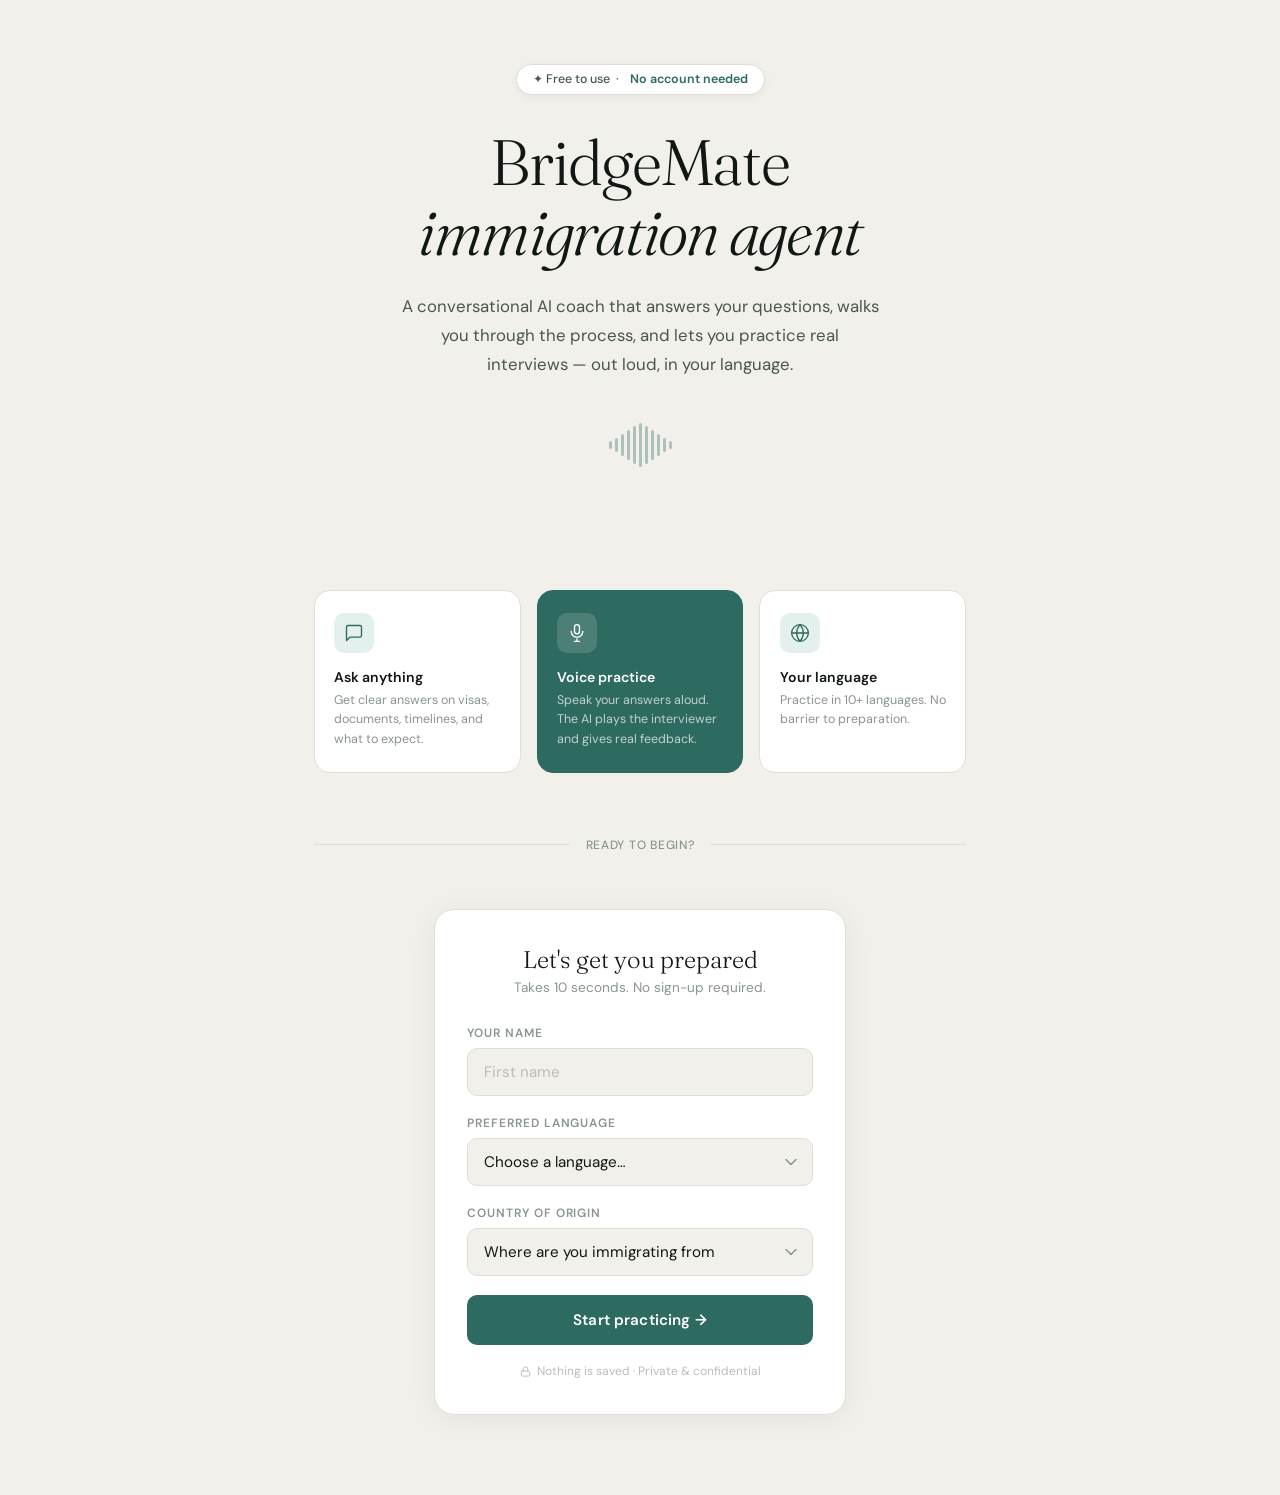
<file: src/templates/welcome.html>
<!DOCTYPE html>
<html lang="en">
<head>
    <meta charset="UTF-8" />
    <meta name="viewport" content="width=device-width, initial-scale=1.0" />
    <title>Immigration Interview Coach</title>
    <link rel="preconnect" href="https://fonts.googleapis.com">
    <link href="https://fonts.googleapis.com/css2?family=Fraunces:ital,wght@0,300;0,400;1,300;1,400&family=DM+Sans:wght@300;400;500;600&display=swap" rel="stylesheet">
    <style>
        *, *::before, *::after { box-sizing: border-box; margin: 0; padding: 0; }

        :root {
            --teal:     #2d6a5f;
            --teal-mid: #3d8a7b;
            --teal-lt:  #e4f0ee;
            --teal-glow:rgba(45,106,95,0.15);
            --amber:    #c97c3a;
            --ink:      #111714;
            --mid:      #4a5550;
            --soft:     #8a9490;
            --bg:       #f2f0eb;
            --white:    #ffffff;
            --card:     #ffffff;
            --border:   #e2ddd6;
        }

        html { scroll-behavior: smooth; }
        
        body {
            font-family: 'DM Sans', sans-serif;
            background: var(--bg);
            color: var(--ink);
            min-height: 100vh;
        }

        /* ── Hero ─────────────────────────────────── */
        .hero {
            padding: 4rem 1.5rem 4rem;
            text-align: center;
            max-width: 680px;
            margin: 0 auto;
        }

        .hero-tag {
            display: inline-flex;
            align-items: center;
            gap: 0.5rem;
            background: var(--card);
            border: 1px solid var(--border);
            border-radius: 100px;
            padding: 0.4rem 1rem;
            font-size: 0.78rem;
            font-weight: 500;
            color: var(--mid);
            margin-bottom: 2rem;
            box-shadow: 0 2px 8px rgba(0,0,0,0.05);
        }

        .hero-tag span { color: var(--teal); font-weight: 600; }

        h1 {
            font-family: 'Fraunces', serif;
            font-size: clamp(2.6rem, 7vw, 4rem);
            font-weight: 300;
            line-height: 1.1;
            letter-spacing: -0.02em;
            color: var(--ink);
            margin-bottom: 1.5rem;
        }

        h1 em {
            font-style: italic;
            color: var(--teal);
        }

        h1 .line2 {
            display: block;
            font-style: italic;
            font-weight: 300;
  
        }

        .hero-desc {
            font-size: 1.05rem;
            color: var(--mid);
            line-height: 1.75;
            max-width: 480px;
            margin: 0 auto 2.5rem;
        }

        /* Waveform decoration */
        .wave-row {
            display: flex;
            align-items: center;
            justify-content: center;
            gap: 3px;
            margin-bottom: 3.5rem;
            height: 50px;
        }

        .wave-bar {
            width: 3px;
            border-radius: 100px;
            background: var(--teal);
            opacity: 0.35;
            height: var(--h, 20px);
            animation: wave var(--dur, 1.2s) ease-in-out infinite;
            animation-delay: var(--delay, 0s);
        }

        @keyframes wave {
            0%,100% { height: 6px;  opacity: 0.2; }
            50%      { height: var(--h, 20px); opacity: 0.6; }
        }

        /* ── Feature Cards ────────────────────────── */
        .features {
            max-width: 700px;
            margin: 0 auto 4rem;
            padding: 0 1.5rem;
            display: grid;
            grid-template-columns: repeat(3, 1fr);
            gap: 1rem;
        }

        .feat-card {
            background: var(--card);
            border: 1px solid var(--border);
            border-radius: 16px;
            padding: 1.4rem 1.2rem;
            transition: transform 0.2s, box-shadow 0.2s;
        }

        .feat-card:hover {
            transform: translateY(-3px);
            box-shadow: 0 8px 24px rgba(0,0,0,0.07);
        }

        .feat-icon {
            width: 40px; height: 40px;
            border-radius: 10px;
            background: var(--teal-lt);
            display: flex;
            align-items: center;
            justify-content: center;
            margin-bottom: 0.9rem;
            color: var(--teal);
        }

        .feat-card.featured .feat-icon {
            background: rgba(255,255,255,0.15);
            color: #fff;
        }

        .feat-card h3 {
            font-size: 0.88rem;
            font-weight: 600;
            color: var(--ink);
            margin-bottom: 0.35rem;
        }

        .feat-card p {
            font-size: 0.78rem;
            color: var(--soft);
            line-height: 1.55;
        }

        /* Highlighted voice card */
        .feat-card.featured {
            background: var(--teal);
            border-color: var(--teal);
        }

        .feat-card.featured h3 { color: #fff; }
        .feat-card.featured p  { color: rgba(255,255,255,0.7); }

        /* ── Divider ──────────────────────────────── */
        .divider-line {
            max-width: 700px;
            margin: 0 auto 3.5rem;
            padding: 0 1.5rem;
            display: flex;
            align-items: center;
            gap: 1rem;
        }

        .divider-line::before,
        .divider-line::after {
            content: '';
            flex: 1;
            height: 1px;
            background: var(--border);
        }

        .divider-line span {
            font-size: 0.75rem;
            font-weight: 500;
            color: var(--soft);
            white-space: nowrap;
            letter-spacing: 0.06em;
            text-transform: uppercase;
        }

        /* ── Form ─────────────────────────────────── */
        .form-wrap {
            max-width: 460px;
            margin: 0 auto;
            padding: 0 1.5rem 5rem;
            animation: fadeUp 0.5s 0.4s ease both;
        }

        .form-card {
            background: var(--card);
            border: 1px solid var(--border);
            border-radius: 20px;
            padding: 2.2rem 2rem;
            box-shadow: 0 4px 30px rgba(0,0,0,0.06);
        }

        .form-card-header {
            text-align: center;
            margin-bottom: 1.8rem;
        }

        .form-card-header h2 {
            font-family: 'Fraunces', serif;
            font-weight: 300;
            font-size: 1.5rem;
            color: var(--ink);
            margin-bottom: 0.35rem;
        }

        .form-card-header p {
            font-size: 0.85rem;
            color: var(--soft);
        }

        .field {
            margin-bottom: 1.2rem;
        }

        .field label {
            display: block;
            font-size: 0.75rem;
            font-weight: 600;
            color: var(--soft);
            text-transform: uppercase;
            letter-spacing: 0.08em;
            margin-bottom: 0.45rem;
        }

        .field input,
        .field select {
            width: 100%;
            padding: 0.8rem 1rem;
            border: 1.5px solid var(--border);
            border-radius: 10px;
            background: var(--bg);
            font-family: 'DM Sans', sans-serif;
            font-size: 0.95rem;
            color: var(--ink);
            outline: none;
            transition: border-color 0.2s, background 0.2s;
            appearance: none;
            -webkit-appearance: none;
        }

        .field input::placeholder { color: #bbb; }

        .field input:focus,
        .field select:focus {
            border-color: var(--teal);
            background: var(--white);
        }

        .select-wrap { position: relative; }
        .select-wrap::after {
            content: '';
            position: absolute;
            right: 1rem; top: 50%;
            transform: translateY(-50%);
            width: 12px; height: 7px;
            pointer-events: none;
            background-image: url("data:image/svg+xml,%3Csvg xmlns='http://www.w3.org/2000/svg' viewBox='0 0 12 7'%3E%3Cpath d='M1 1l5 5 5-5' stroke='%238a9490' stroke-width='1.5' fill='none' stroke-linecap='round' stroke-linejoin='round'/%3E%3C/svg%3E");
            background-repeat: no-repeat;
            background-size: contain;
        }

        .btn {
            width: 100%;
            padding: 0.95rem;
            margin-top: 0.5rem;
            background: var(--teal);
            color: #fff;
            border: none;
            border-radius: 10px;
            font-family: 'DM Sans', sans-serif;
            font-size: 0.95rem;
            font-weight: 600;
            cursor: pointer;
            display: flex;
            align-items: center;
            justify-content: center;
            gap: 0.5rem;
            transition: background 0.2s, transform 0.15s, box-shadow 0.2s;
            letter-spacing: 0.01em;
        }

        .btn:hover {
            background: var(--teal-mid);
            transform: translateY(-1px);
            box-shadow: 0 6px 20px var(--teal-glow);
        }

        .btn:active { transform: translateY(0); box-shadow: none; }

        .privacy {
            margin-top: 1.1rem;
            text-align: center;
            font-size: 0.75rem;
            color: #bbb;
        }

        /* ── Animations ───────────────────────────── */
        @keyframes wave {
            0%,100% { transform: scaleY(0.2); opacity: 0.2; }
            50%      { transform: scaleY(1);   opacity: 0.6; }
        }

        /* ── Responsive ───────────────────────────── */
        @media (max-width: 600px) {
            .features { grid-template-columns: 1fr 1fr; }
            .feat-card:last-child { grid-column: span 2; }
            h1 { font-size: 2.4rem; }
        }

        @media (max-width: 420px) {
            .features { grid-template-columns: 1fr; }
            .feat-card:last-child { grid-column: span 1; }
        }
    </style>
</head>
<body>

<!-- Hero -->
<section class="hero">
    <div class="hero-tag">✦ Free to use &nbsp;·&nbsp <span>No account needed</span></div>
    <h1>
        BridgeMate<br>
        <span class="line2">immigration agent</span>
    </h1>
    <p class="hero-desc">
        A conversational AI coach that answers your questions, walks you through the process, and lets you practice real interviews — out loud, in your language.
    </p>

    <!-- Animated waveform -->
    <div class="wave-row" aria-hidden="true">
        <div class="wave-bar" style="--h:8px;  --dur:1.1s; --delay:0.0s"></div>
        <div class="wave-bar" style="--h:14px; --dur:1.3s; --delay:0.1s"></div>
        <div class="wave-bar" style="--h:22px; --dur:1.0s; --delay:0.2s"></div>
        <div class="wave-bar" style="--h:30px; --dur:1.2s; --delay:0.05s"></div>
        <div class="wave-bar" style="--h:38px; --dur:0.9s; --delay:0.15s"></div>
        <div class="wave-bar" style="--h:44px; --dur:1.1s; --delay:0.25s"></div>
        <div class="wave-bar" style="--h:38px; --dur:1.3s; --delay:0.0s"></div>
        <div class="wave-bar" style="--h:30px; --dur:1.0s; --delay:0.1s"></div>
        <div class="wave-bar" style="--h:22px; --dur:1.2s; --delay:0.2s"></div>
        <div class="wave-bar" style="--h:14px; --dur:1.1s; --delay:0.05s"></div>
        <div class="wave-bar" style="--h:8px;  --dur:0.9s; --delay:0.15s"></div>
    </div>
</section>

<!-- Feature Cards -->
<div class="features">
    <div class="feat-card">
        <div class="feat-icon">
            <!-- Chat bubble -->
            <svg width="20" height="20" viewBox="0 0 24 24" fill="none" stroke="currentColor" stroke-width="1.6" stroke-linecap="round" stroke-linejoin="round">
                <path d="M21 15a2 2 0 0 1-2 2H7l-4 4V5a2 2 0 0 1 2-2h14a2 2 0 0 1 2 2z"/>
            </svg>
        </div>
        <h3>Ask anything</h3>
        <p>Get clear answers on visas, documents, timelines, and what to expect.</p>
    </div>
    <div class="feat-card featured">
        <div class="feat-icon">
            <!-- Microphone -->
            <svg width="20" height="20" viewBox="0 0 24 24" fill="none" stroke="currentColor" stroke-width="1.6" stroke-linecap="round" stroke-linejoin="round">
                <rect x="9" y="2" width="6" height="11" rx="3"/>
                <path d="M5 10a7 7 0 0 0 14 0"/>
                <line x1="12" y1="19" x2="12" y2="22"/>
                <line x1="9" y1="22" x2="15" y2="22"/>
            </svg>
        </div>
        <h3>Voice practice</h3>
        <p>Speak your answers aloud. The AI plays the interviewer and gives real feedback.</p>
    </div>
    <div class="feat-card">
        <div class="feat-icon">
            <!-- Globe -->
            <svg width="20" height="20" viewBox="0 0 24 24" fill="none" stroke="currentColor" stroke-width="1.6" stroke-linecap="round" stroke-linejoin="round">
                <circle cx="12" cy="12" r="10"/>
                <line x1="2" y1="12" x2="22" y2="12"/>
                <path d="M12 2a15.3 15.3 0 0 1 4 10 15.3 15.3 0 0 1-4 10 15.3 15.3 0 0 1-4-10 15.3 15.3 0 0 1 4-10z"/>
            </svg>
        </div>
        <h3>Your language</h3>
        <p>Practice in 10+ languages. No barrier to preparation.</p>
    </div>
</div>

<!-- Divider -->
<div class="divider-line">
    <span>Ready to begin?</span>
</div>

<!-- Form -->
<div class="form-wrap">
    <div class="form-card">
        <div class="form-card-header">
            <h2>Let's get you prepared</h2>
            <p>Takes 10 seconds. No sign-up required.</p>
        </div>

        <form id="welcomeForm" onsubmit="goToChat(event)" novalidate>

            <div class="field">
                <label for="userName">Your name</label>
                <input
                    type="text"
                    id="userName"
                    placeholder="First name"
                    required
                    autocomplete="given-name"
                    maxlength="40"
                />
            </div>

            <div class="field">
                <label for="userLanguage">Preferred language</label>
                <div class="select-wrap">
                    <select id="userLanguage" required>
                        <option value="">Choose a language…</option>
                        <option value="en">English</option>
                        <option value="es">Español</option>
                        <option value="fr">Français</option>
                        <option value="de">Deutsch</option>
                        <option value="it">Italiano</option>
                        <option value="pt">Português</option>
                        <option value="ru">Русский</option>
                        <option value="ja">日本語</option>
                        <option value="zh">中文</option>
                        <option value="ko">한국어</option>
                        <option value="ar">العربية</option>
                        <option value="hi">हिन्दी</option>
                    </select>
                </div>
            </div>

            <div class="field">
                <label for="userCountry">Country of origin</label>
                <div class="select-wrap">
                    <select id="userCountry" required>
                        <option value="">Where are you immigrating from</option>
                        <option value="UK">United Kingdom</option>
                        <option value="Spain">Spain</option>
                        <option value="France">France</option>
                        <option value="German">Germany</option>
                        <option value="Italy">Italy</option>
                        <option value="Brazil">Brazil</option>
                        <option value="Mexico">Mexico</option>
                        <option value="Japan">Japan</option>
                        <option value="China">China</option>
                        <option value="India">India</option>
                        <option value="Australia">Australia</option>
                        <option value="Russia">Russia</option>
                        <option value="South Korea">South Korea</option>
                    </select>
                </div>
            </div>

         

            <button type="submit" class="btn">
                Start practicing →
            </button>

        </form>

        <p class="privacy">
            <svg width="11" height="11" viewBox="0 0 24 24" fill="none" stroke="currentColor" stroke-width="2" stroke-linecap="round" stroke-linejoin="round" style="vertical-align:middle;margin-right:3px"><rect x="3" y="11" width="18" height="11" rx="2"/><path d="M7 11V7a5 5 0 0 1 10 0v4"/></svg>
            Nothing is saved · Private & confidential
        </p>
    </div>
</div>

<script>
    function goToChat(e) {
        e.preventDefault();
        const name = document.getElementById('userName').value.trim();
        const lang = document.getElementById('userLanguage').value;
        const country = document.getElementById('userCountry').value;
        if (!name) { document.getElementById('userName').focus(); return; }
        if (!lang) { document.getElementById('userLanguage').focus(); return; }
        if (!country) { document.getElementById('userCountry').focus(); return; }
        localStorage.setItem('userName', name);
        localStorage.setItem('userLanguage', lang);
        localStorage.setItem('userCountry', country);
        window.location.href = '/chat?lang=' + encodeURIComponent(lang) + '&name=' + encodeURIComponent(name) + '&country=' + encodeURIComponent(country);
    }

    const saved = localStorage.getItem('userName');
    if (saved) document.getElementById('userName').value = saved;
    const savedLang = localStorage.getItem('userLanguage');
    if (savedLang) document.getElementById('userLanguage').value = savedLang;
    const savedCountry = localStorage.getItem('userCountry');
    if (savedCountry) document.getElementById('userCountry').value = savedCountry;
</script>

</body>
</html>
</file>
